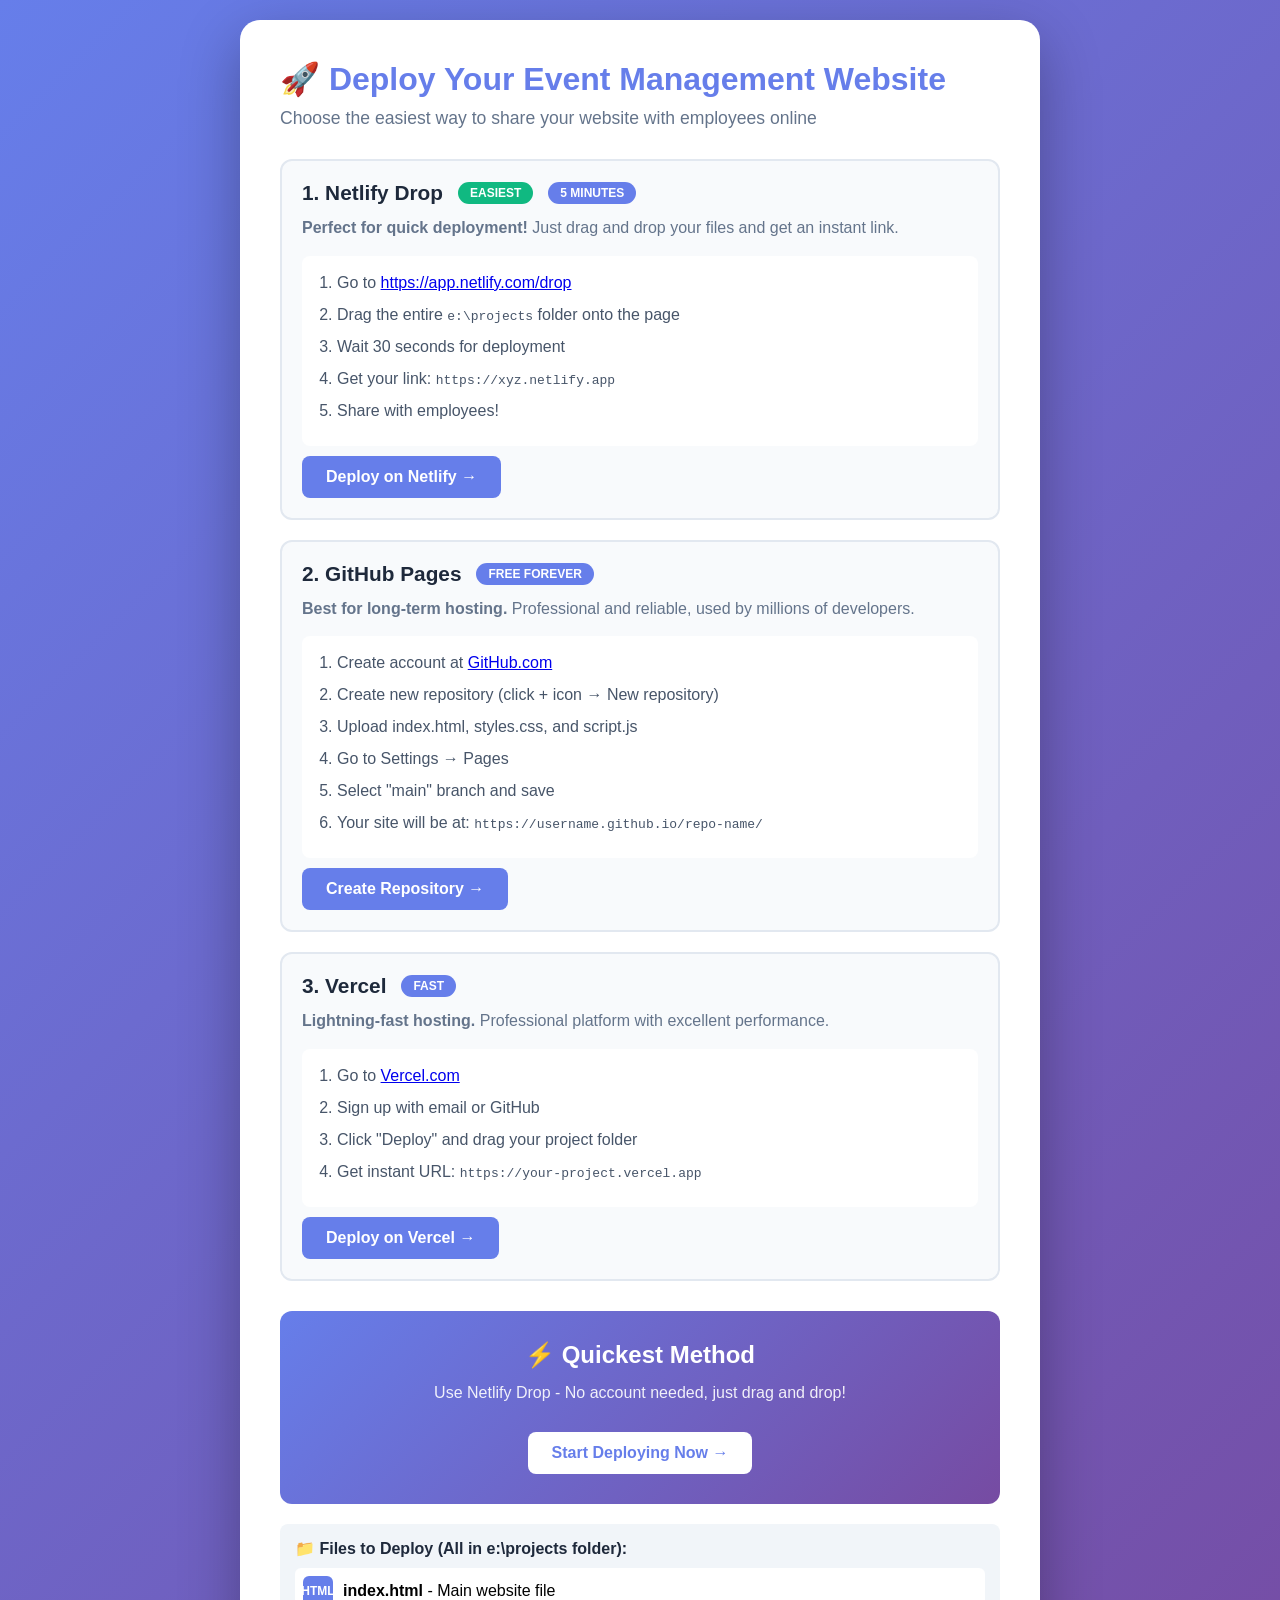
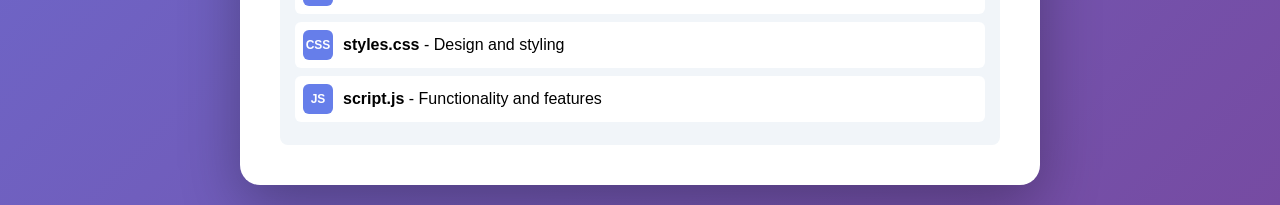
<file: projects/DEPLOY.html>
<!DOCTYPE html>
<html lang="en">

<head>
    <meta charset="UTF-8">
    <meta name="viewport" content="width=device-width, initial-scale=1.0">
    <title>Deploy Your Event Management Website</title>
    <style>
        * {
            margin: 0;
            padding: 0;
            box-sizing: border-box;
        }

        body {
            font-family: 'Segoe UI', Tahoma, Geneva, Verdana, sans-serif;
            background: linear-gradient(135deg, #667eea 0%, #764ba2 100%);
            min-height: 100vh;
            display: flex;
            align-items: center;
            justify-content: center;
            padding: 20px;
        }

        .container {
            background: white;
            border-radius: 20px;
            padding: 40px;
            max-width: 800px;
            width: 100%;
            box-shadow: 0 20px 60px rgba(0, 0, 0, 0.3);
        }

        h1 {
            color: #667eea;
            margin-bottom: 10px;
            font-size: 2rem;
        }

        .subtitle {
            color: #64748b;
            margin-bottom: 30px;
            font-size: 1.1rem;
        }

        .option {
            background: #f8fafc;
            border: 2px solid #e2e8f0;
            border-radius: 12px;
            padding: 20px;
            margin-bottom: 20px;
            transition: all 0.3s ease;
            cursor: pointer;
        }

        .option:hover {
            border-color: #667eea;
            transform: translateY(-2px);
            box-shadow: 0 4px 12px rgba(102, 126, 234, 0.2);
        }

        .option-header {
            display: flex;
            align-items: center;
            gap: 15px;
            margin-bottom: 10px;
        }

        .badge {
            background: #667eea;
            color: white;
            padding: 4px 12px;
            border-radius: 20px;
            font-size: 0.75rem;
            font-weight: 600;
        }

        .badge.recommended {
            background: #10b981;
        }

        .option h3 {
            color: #1e293b;
            font-size: 1.3rem;
        }

        .option p {
            color: #64748b;
            margin-bottom: 15px;
            line-height: 1.6;
        }

        .steps {
            background: white;
            border-radius: 8px;
            padding: 15px;
            margin-top: 10px;
        }

        .steps ol {
            margin-left: 20px;
        }

        .steps li {
            color: #475569;
            margin-bottom: 8px;
            line-height: 1.5;
        }

        .btn {
            display: inline-block;
            background: #667eea;
            color: white;
            padding: 12px 24px;
            border-radius: 8px;
            text-decoration: none;
            font-weight: 600;
            transition: all 0.3s ease;
            margin-top: 10px;
        }

        .btn:hover {
            background: #5568d3;
            transform: scale(1.05);
        }

        .quickstart {
            background: linear-gradient(135deg, #667eea 0%, #764ba2 100%);
            color: white;
            padding: 30px;
            border-radius: 12px;
            margin-top: 30px;
            text-align: center;
        }

        .quickstart h2 {
            margin-bottom: 15px;
        }

        .quickstart p {
            margin-bottom: 20px;
            opacity: 0.9;
        }

        .quickstart .btn {
            background: white;
            color: #667eea;
        }

        .files-list {
            background: #f1f5f9;
            padding: 15px;
            border-radius: 8px;
            margin-top: 20px;
        }

        .files-list h4 {
            color: #1e293b;
            margin-bottom: 10px;
        }

        .file-item {
            display: flex;
            align-items: center;
            gap: 10px;
            padding: 8px;
            background: white;
            border-radius: 6px;
            margin-bottom: 8px;
        }

        .file-icon {
            width: 30px;
            height: 30px;
            background: #667eea;
            border-radius: 6px;
            display: flex;
            align-items: center;
            justify-content: center;
            color: white;
            font-weight: 600;
            font-size: 0.75rem;
        }
    </style>
</head>

<body>
    <div class="container">
        <h1>🚀 Deploy Your Event Management Website</h1>
        <p class="subtitle">Choose the easiest way to share your website with employees online</p>

        <div class="option">
            <div class="option-header">
                <h3>1. Netlify Drop</h3>
                <span class="badge recommended">EASIEST</span>
                <span class="badge">5 MINUTES</span>
            </div>
            <p><strong>Perfect for quick deployment!</strong> Just drag and drop your files and get an instant link.</p>
            <div class="steps">
                <ol>
                    <li>Go to <a href="https://app.netlify.com/drop" target="_blank">https://app.netlify.com/drop</a>
                    </li>
                    <li>Drag the entire <code>e:\projects</code> folder onto the page</li>
                    <li>Wait 30 seconds for deployment</li>
                    <li>Get your link: <code>https://xyz.netlify.app</code></li>
                    <li>Share with employees!</li>
                </ol>
            </div>
            <a href="https://app.netlify.com/drop" target="_blank" class="btn">Deploy on Netlify →</a>
        </div>

        <div class="option">
            <div class="option-header">
                <h3>2. GitHub Pages</h3>
                <span class="badge">FREE FOREVER</span>
            </div>
            <p><strong>Best for long-term hosting.</strong> Professional and reliable, used by millions of developers.
            </p>
            <div class="steps">
                <ol>
                    <li>Create account at <a href="https://github.com/signup" target="_blank">GitHub.com</a></li>
                    <li>Create new repository (click + icon → New repository)</li>
                    <li>Upload index.html, styles.css, and script.js</li>
                    <li>Go to Settings → Pages</li>
                    <li>Select "main" branch and save</li>
                    <li>Your site will be at: <code>https://username.github.io/repo-name/</code></li>
                </ol>
            </div>
            <a href="https://github.com/new" target="_blank" class="btn">Create Repository →</a>
        </div>

        <div class="option">
            <div class="option-header">
                <h3>3. Vercel</h3>
                <span class="badge">FAST</span>
            </div>
            <p><strong>Lightning-fast hosting.</strong> Professional platform with excellent performance.</p>
            <div class="steps">
                <ol>
                    <li>Go to <a href="https://vercel.com/new" target="_blank">Vercel.com</a></li>
                    <li>Sign up with email or GitHub</li>
                    <li>Click "Deploy" and drag your project folder</li>
                    <li>Get instant URL: <code>https://your-project.vercel.app</code></li>
                </ol>
            </div>
            <a href="https://vercel.com/new" target="_blank" class="btn">Deploy on Vercel →</a>
        </div>

        <div class="quickstart">
            <h2>⚡ Quickest Method</h2>
            <p>Use Netlify Drop - No account needed, just drag and drop!</p>
            <a href="https://app.netlify.com/drop" target="_blank" class="btn">Start Deploying Now →</a>
        </div>

        <div class="files-list">
            <h4>📁 Files to Deploy (All in e:\projects folder):</h4>
            <div class="file-item">
                <div class="file-icon">HTML</div>
                <span><strong>index.html</strong> - Main website file</span>
            </div>
            <div class="file-item">
                <div class="file-icon">CSS</div>
                <span><strong>styles.css</strong> - Design and styling</span>
            </div>
            <div class="file-item">
                <div class="file-icon">JS</div>
                <span><strong>script.js</strong> - Functionality and features</span>
            </div>
        </div>
    </div>
</body>

</html>
</file>
